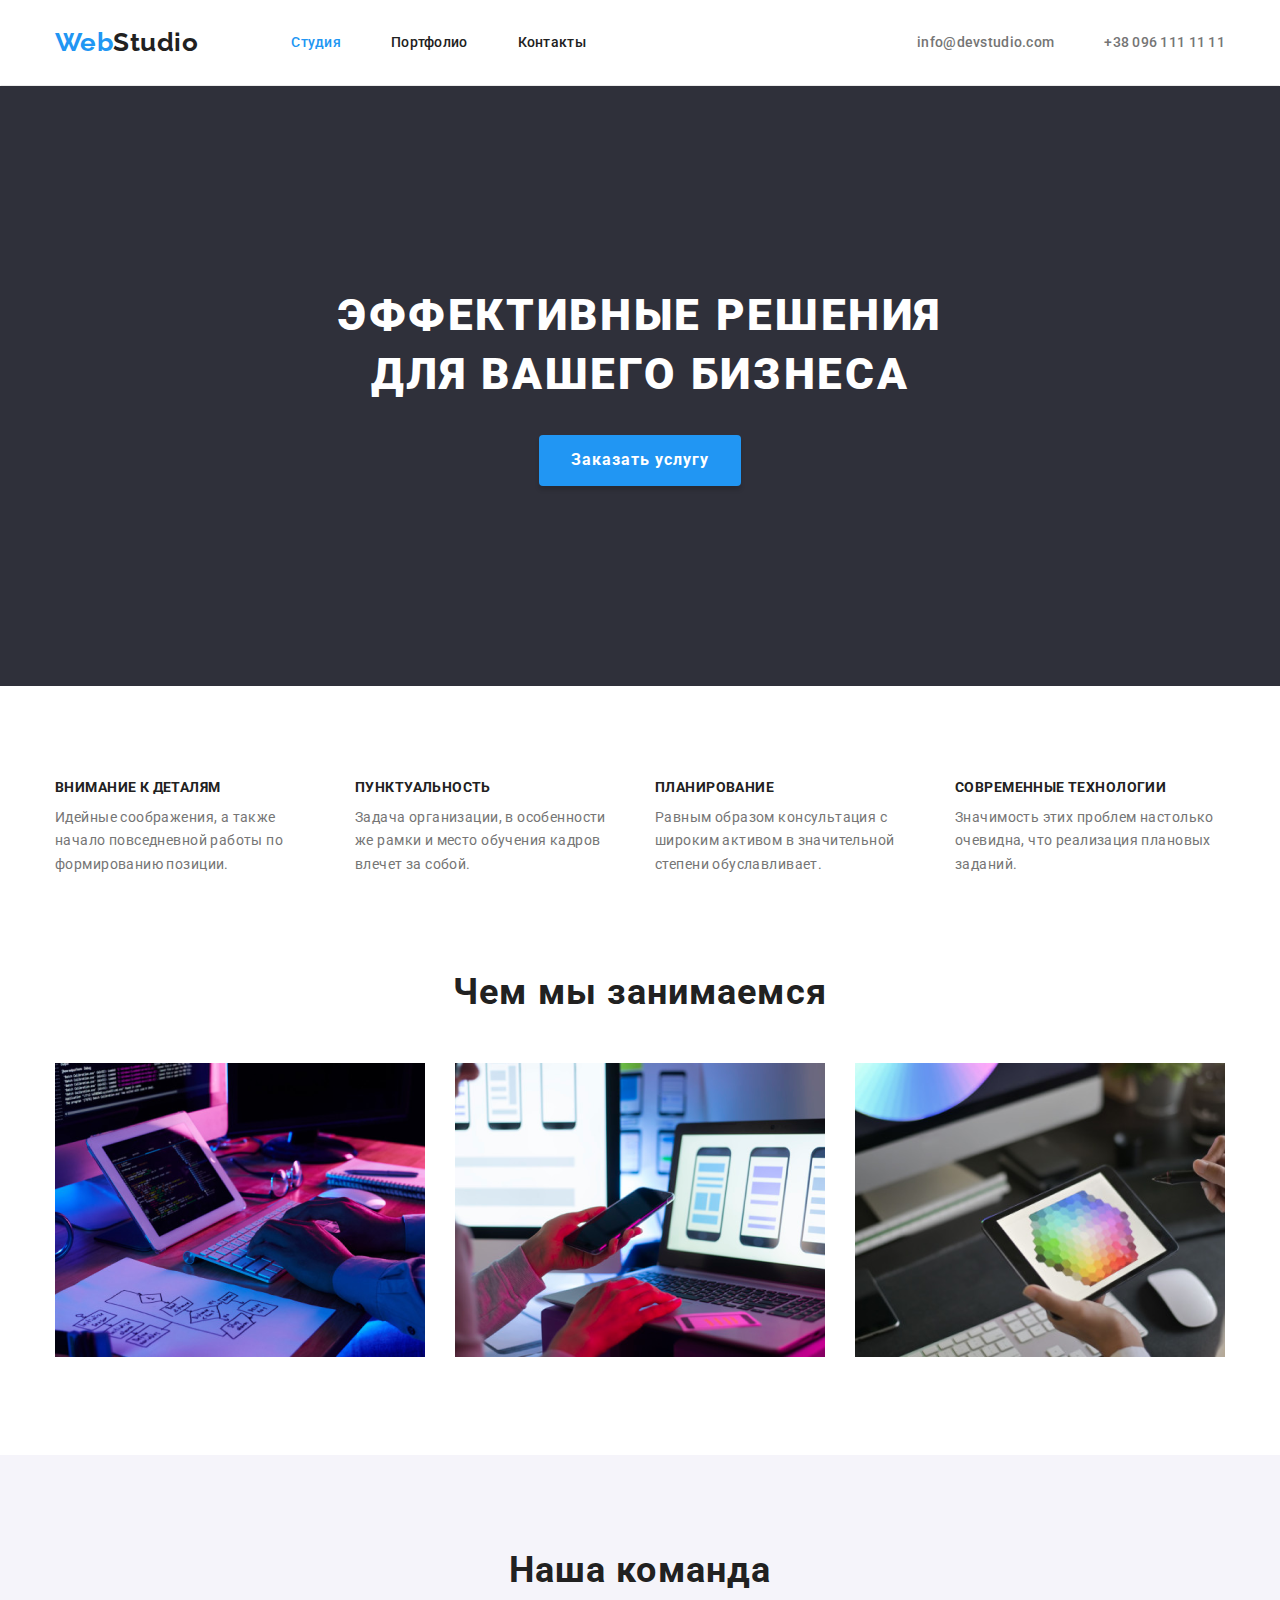
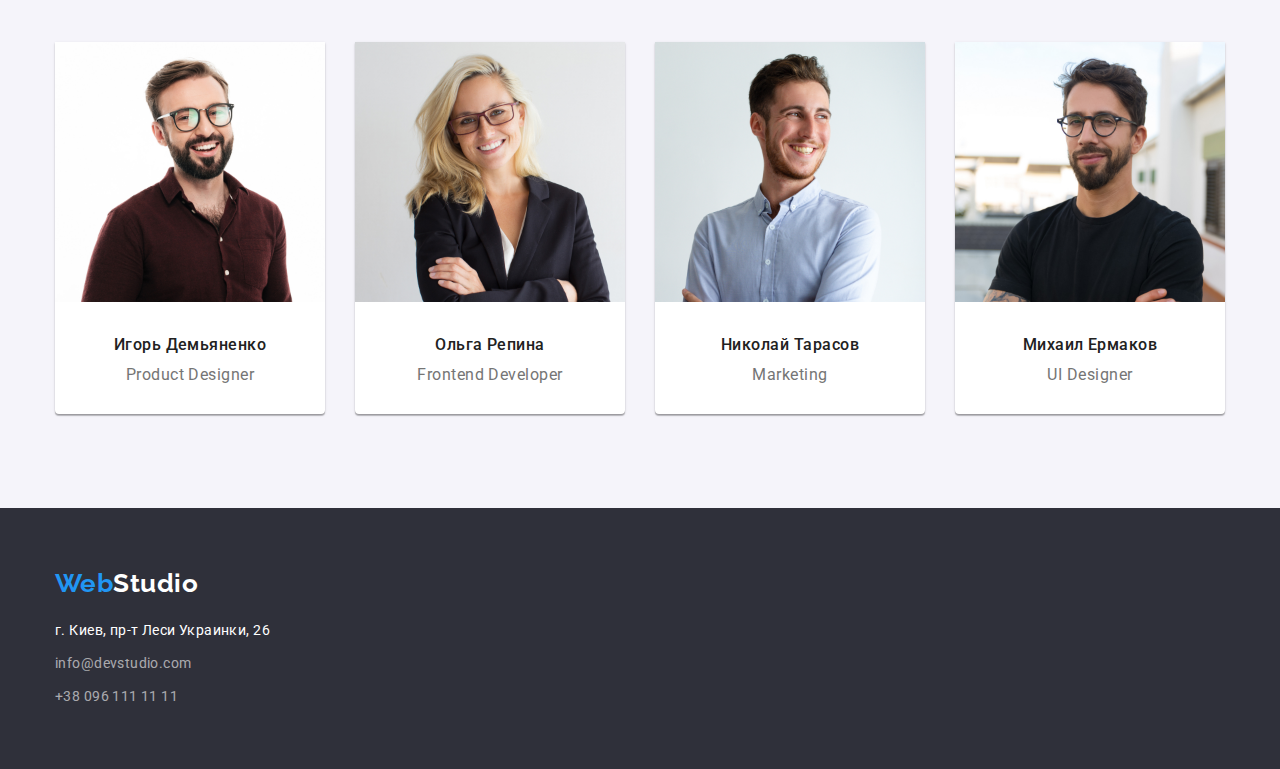
<file: index.html>
<!DOCTYPE html>
<html lang="en">

<head>
    <meta charset="UTF-8">
    <meta http-equiv="X-UA-Compatible" content="IE=edge">
    <meta name="viewport" content="width=device-width, initial-scale=1.0">
    <title>студия</title>
    <link rel="preconnect" href="https://fonts.googleapis.com">
    <link rel="preconnect" href="https://fonts.gstatic.com" crossorigin>
    <link
        href="https://fonts.googleapis.com/css2?family=Raleway:wght@700&family=Roboto:wght@400;500;700;900&display=swap"
        rel="stylesheet"/>
    <link href="https://cdnjs.cloudflare.com/ajax/libs/modern-normalize/1.1.0/modern-normalize.min.css" rel="stylesheet"/>    
    <link href="./css/styles.css" rel="stylesheet" />

</head>

<body>
    <!-- Верхняя линия -->
    <header class="section-header line">
        <!--navigation-->
    <div class="container">
        <nav class="page-nav">
            <div class="container-logo"><a class="logo" href="/">Web<span class="color-logo-header">Studio</span></a>
            </div>
            <ul class="site-nav list">
                <li class="nav-item"><a href="./index.html" class="link current">Студия</a></li>
                <li class="nav-item"><a href="./portfolio.html" class="link">Портфолио</a></li>
                <li class="nav-item"><a href="#contacts" class="link">Контакты</a></li>
            </ul>
        <!--contacts selection-->
            <ul class="contacts list">
                <li class="contacts-item"><a class="reference" href="mailto:info@devstudio.com">info@devstudio.com</a></li>
                <li class="contacts-item"><a class="reference" href="tel:+380961111111">+38 096 111 11 11</a></li>
            </ul>
        </nav>
    </div>    
     </header>
    <main>
        <!--Шапка-->
        <section class="section section-services cap">
            <div class="container">
                <h1 class="services-decision">Эффективные решения<br>для вашего бизнеса</h1>
                <button type="button" class="button primary">Заказать услугу</button>
            </div>
        </section>
        
        <!--Особенности-->
       
        <section class="section section-exception exception">
            <div class="container">
                <ul class="feature list">
                    <li class="list-item">
                        <h3 class="section-title">Внимание к деталям</h3>
                        <p class="section-title-list">
                            Идейные соображения, а также начало повседневной работы по формированию позиции.
                        </p>
                    </li>
                    <li class="list-item">
                        <h3 class="section-title">Пунктуальность</h3>
                        <p class="section-title-list">
                            Задача организации, в особенности же рамки и место обучения кадров влечет за собой.
                        </p>
                    </li>
                    <li class="list-item">
                        <h3 class="section-title">Планирование</h3>
                        <p class="section-title-list">
                            Равным образом консультация с широким активом в значительной степени обуславливает.
                        </p>
                    </li>
                    <li class="list-item">
                        <h3 class="section-title">Современные технологии</h3>
                        <p class="section-title-list">
                            Значимость этих проблем настолько очевидна, что реализация плановых заданий.
                        </p>
                    </li>
                </ul>
            </div>
        </section>
        
        <!--Чем мы занимаемся-->
        
        <section class="section-cooperate cooperate">
            <div class="container">
                <h2 class="team">Чем мы занимаемся</h2>
                <ul class="feature list">
                    <li class="team-list">
                        <img src="./images/box-1.png" alt="написание кода" width="370" height="294" />
                    </li>
                    <li class="team-list">
                        <img src="./images/box-2.png" alt="мобильная адаптация" width="370" height="294" />
                    </li>
                    <li class="team-list">
                        <img src="./images/box-3.png" alt="коррекция цвета" width="370" height="294" />
                    </li>
                </ul>
            </div>
        </section>
        
        <!-- Наша команда -->
        
        <section class="section feature-team personnel">
            <div class="container ">
                <h2 class="team">Наша команда</h2>
                <ul class="feature team-text list">
                    <li class="name-list-icon">
                        <img src="./images/img1.jpg" alt="Игорь Демьяненко" width="270" height="260" />
                        <div class="name-list"><h3 class="name">Игорь Демьяненко</h3>
                          <p class="occupation">Product Designer</p>
                        </div>
                        <!-- <ul class="list">
                            <li><a href="" aria-label="Ссылка на Instagram">Instagram</a></li>
                            <li><a href="" aria-label="Ссылка на Twitter">Twitter</a></li>
                            <li><a href="" aria-label="Ссылка на Facebook">Facebook</a></li>
                            <li><a href="" aria-label="Ссылка на LinkedIn">LinkedIn</a></li>
                        </ul> -->
                    
                    </li>
                    <li class="name-list-icon">
                        <img src="./images/img2.jpg" alt="Ольга Репина" width="270" height="260" />
                        <div class="name-list"><h3 class="name">Ольга Репина</h3>
                         <p class="occupation">Frontend Developer</p>
                        </div>
                        <!-- <ul class="list">
                            <li><a href="" aria-label="Ссылка на Instagram">Instagram</a></li>
                            <li><a href="" aria-label="Ссылка на Twitter">Twitter</a></li>
                            <li><a href="" aria-label="Ссылка на Facebook">Facebook</a></li>
                            <li><a href="" aria-label="Ссылка на LinkedIn">LinkedIn</a></li>
                        </ul> -->
                    </li>
                    <li class="name-list-icon">
                        <img src="./images/img3.jpg" alt="Николай Тарасов" width="270" height="260" />
                        <div class="name-list"><h3 class="name">Николай Тарасов</h3>
                          <p class="occupation">Marketing</p>
                        </div>
                        <!-- <ul class="list">
                            <li><a href="" aria-label="Ссылка на Instagram">Instagram</a></li>
                            <li><a href="" aria-label="Ссылка на Twitter">Twitter</a></li>
                            <li><a href="" aria-label="Ссылка на Facebook">Facebook</a></li>
                            <li><a href="" aria-label="Ссылка на LinkedIn">LinkedIn</a></li>
                        </ul> -->
                    </li>
                    <li class="name-list-icon">
                        <img src="./images/img4.jpg" alt="Игорь Демьяненко" width="270" height="260" />
                        <div class="name-list"><h3 class="name">Михаил Ермаков</h3>
                          <p class="occupation">UI Designer</p>
                        </div>
                            <!-- <ul class="list">
                                <li><a href="" aria-label="Ссылка на Instagram">Instagram</a></li>
                                <li><a href="" aria-label="Ссылка на Twitter">Twitter</a></li>
                                <li><a href="" aria-label="Ссылка на Facebook">Facebook</a></li>
                                <li><a href="" aria-label="Ссылка на LinkedIn">LinkedIn</a></li>
                           </ul> -->
                    </li>
                </ul>
            </div>
        </section>
        
    </main>
    <!-- Подвал -->
    </div>
    <footer class="section page-footer cellar">
        <div class="container ">
            <div class="logo-footer"><a class="logo" href="/">Web<span class="color-logo-footer">Studio</span></a></div>
            <!--address-->
            <address id="contacts">
                <div class="contacts-box">
                    <ul class="list">
                        <li class="note-page" ><a class="page" href="https://goo.gl/maps/BZQKdsraXfpykEwU6" target="_blank"><span class="link-address">г. Киев,
                                    пр-т Леси Украинки, 26</span></a></li>
                        <li class="note-page"><a class="page" href="mailto:info@devstudio.com">info@devstudio.com</a></li>
                        <li class="note-page"><a class="page" href="tel:+380961111111">+38 096 111 11 11</a></li>
                    </ul>
                </div>
            </address>
            <!-- <h3 class="section-title">присоединяйтесь</h3>
            <ul class="list">
                <li><a href="" aria-label="Ссылка на Instagram">Instagram</a></li>
                <li><a href="" aria-label="Ссылка на Twitter">Twitter</a></li>
                <li><a href="" aria-label="Ссылка на Facebook">Facebook</a></li>
                <li><a href="" aria-label="Ссылка на LinkedIn">LinkedIn</a></li>
            </ul> -->
        </div>
    </footer>
    </div>


</body>

</html>
</file>
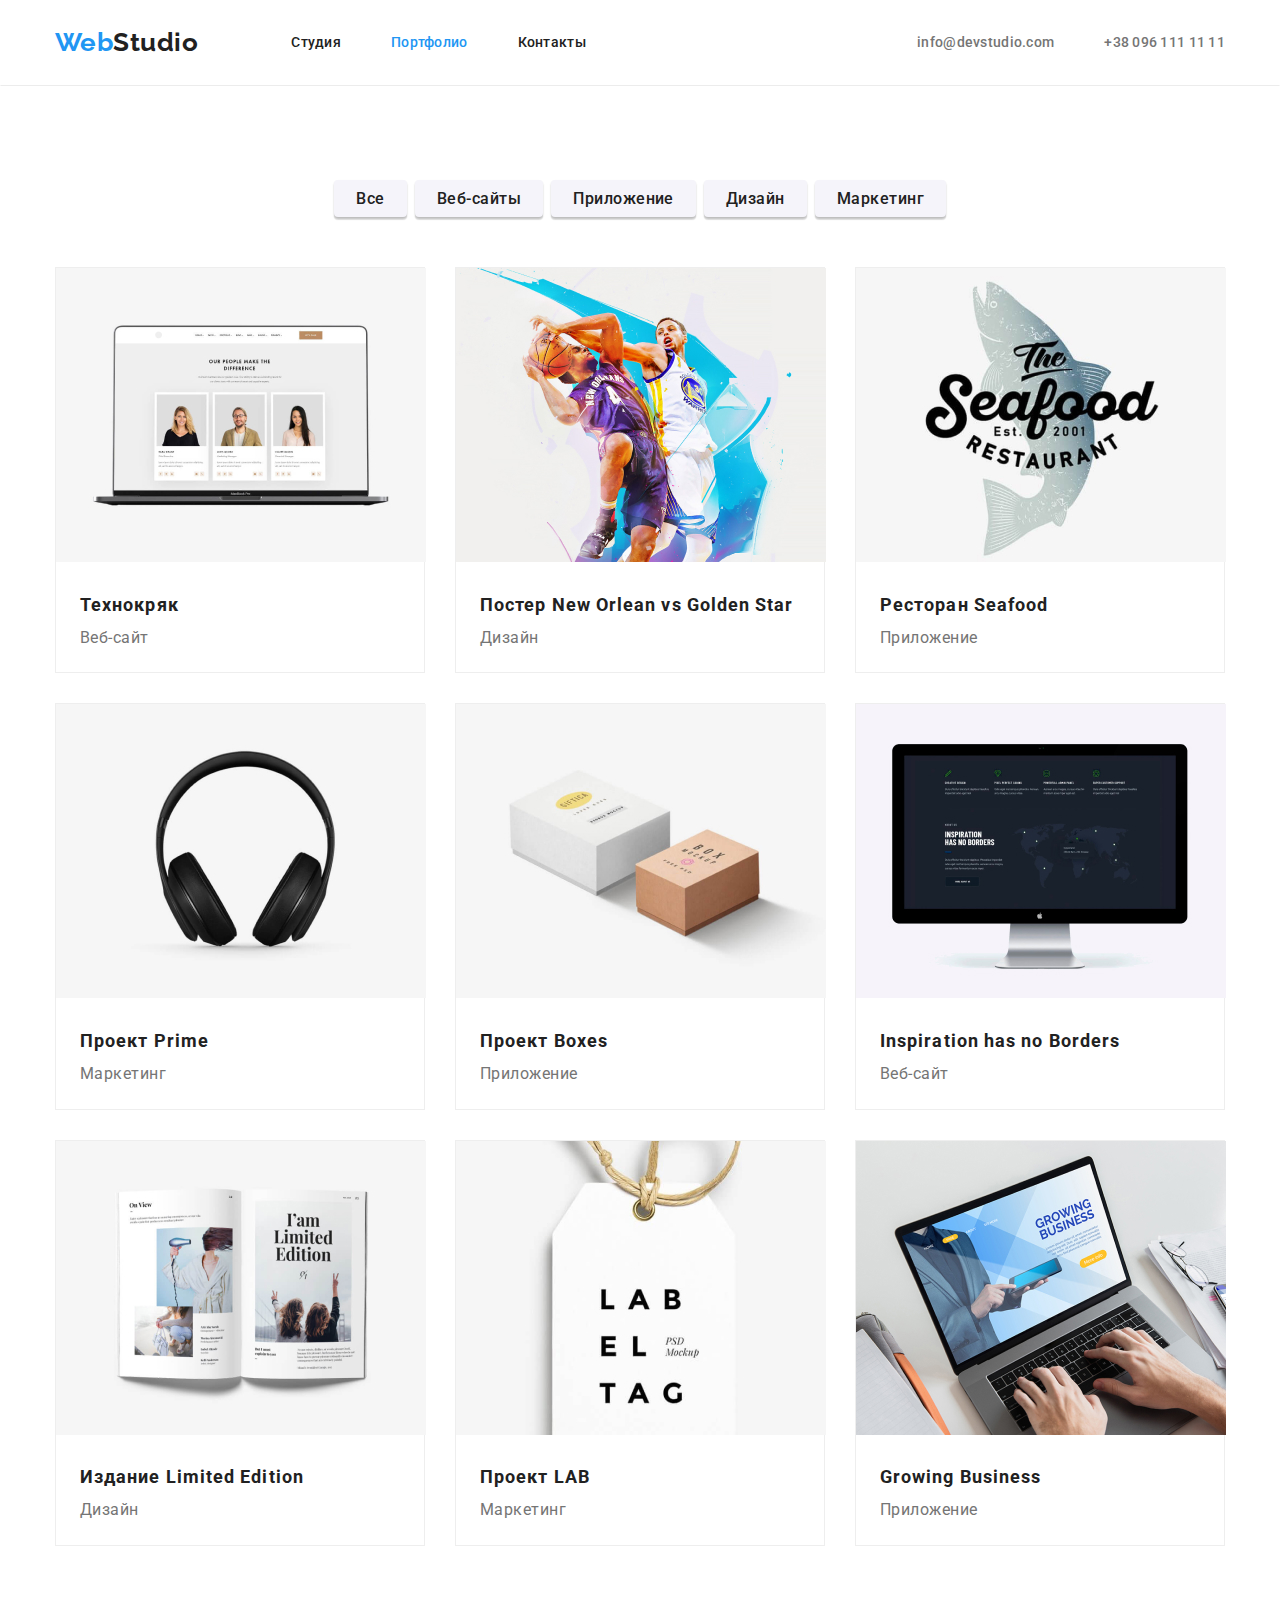
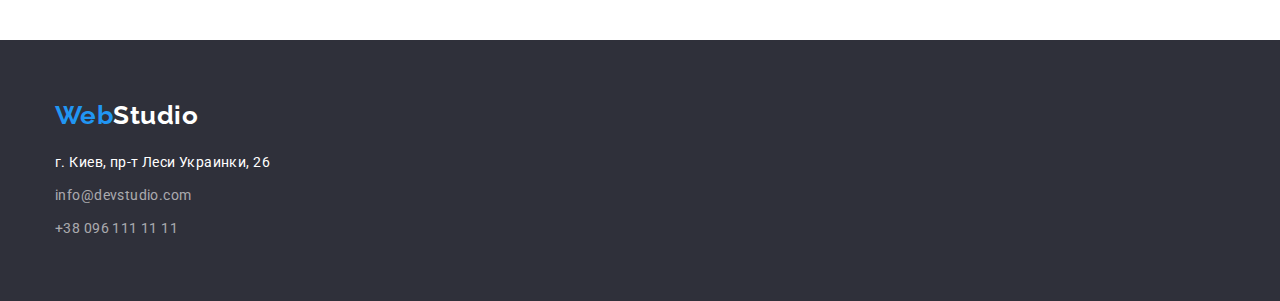
<file: portfolio.html>
<!DOCTYPE html>
<html lang="en">
<head>
    <meta charset="UTF-8">
    <meta http-equiv="X-UA-Compatible" content="IE=edge">
    <meta name="viewport" content="width=device-width, initial-scale=1.0">
    <title>Портфолио</title>
    <link rel="preconnect" href="https://fonts.googleapis.com">
    <link rel="preconnect" href="https://fonts.gstatic.com" crossorigin>
    <link href="https://fonts.googleapis.com/css2?family=Raleway:wght@700&family=Roboto:wght@400;500;700;900&display=swap" rel="stylesheet"/>
    <link href="https://cdnjs.cloudflare.com/ajax/libs/modern-normalize/1.1.0/modern-normalize.min.css" rel="stylesheet"/>
    <link href="./css/styles.css" rel="stylesheet" />
</head>
<body>
    <!-- Верхняя линия -->
    <header class="section line">
        <!--navigation-->
        <div class="container">
            <nav class="page-nav">
                <div class="container-logo"><a class="logo" href="/">Web<span class="color-logo-header">Studio</span></a>
                </div>
                <ul class="site-nav list">
                    <li class="nav-item"><a href="./index.html" class="link">Студия</a></li>
                    <li class="nav-item"><a href="./portfolio.html" class="link current">Портфолио</a></li>
                    <li class="nav-item"><a href="#contacts" class="link">Контакты</a></li>
                </ul>
                <!--contacts selection-->
                <ul class="contacts list">
                    <li class="contacts-item"><a class="reference" href="mailto:info@devstudio.com">info@devstudio.com</a>
                    </li>
                    <li class="contacts-item"><a class="reference" href="tel:+380961111111">+38 096 111 11 11</a></li>
                </ul>
            </nav>
        </div>
    </header>
    <main>
        <!--Портфолио-->
        <section class="section-examples">
            <div class="container">
                <!--Filters buttons-->
                <div class="filters-section">
                    <ul class="filters-bt list">
                        <li class="bt-item"><button type="button" class="button secondary">Все</button></li>
                        <li class="bt-item"><button type="button" class="button secondary">Веб-сайты</button></li>
                        <li class="bt-item"><button type="button" class="button secondary">Приложение</button></li>
                        <li class="bt-item"><button type="button" class="button secondary">Дизайн</button></li>
                        <li class="bt-item"><button type="button" class="button secondary">Маркетинг</button></li>
                    </ul>
                </div>
                <!--Examples-->
                <h1 class="visually-hidden">Примеры работ</h1>
                    <ul class="examples-blok list">
                        <li  class="box-examples">
                            <img src="./images/img5.jpg" alt="Технокряк" width="370" height="294"/>
                            <div class="box-text"><h2 class="example-name">Технокряк</h2>
                             <p class="direction">Веб-сайт</p>
                            </div>
                        </li>
                        <li class="box-examples">
                            <img src="./images/img6.jpg" alt="Постер New Orlean vs Golden Star" width="370" height="294"/>
                            <div class="box-text"><h2 class="example-name">Постер New Orlean vs Golden Star</h2>
                             <p class="direction">Дизайн</p>
                            </div>
                        </li>
                        <li class="box-examples">
                            <img src="./images/img7.jpg" alt="Ресторан Seafood" width="370" height="294"/>
                            <div class="box-text"><h2 class="example-name">Ресторан Seafood</h2>
                             <p class="direction">Приложение</p>
                            </div>
                        </li>
                        <li class="box-examples">
                            <img src="./images/img8.jpg" alt="Проект Prime" width="370" height="294"/>
                            <div class="box-text"><h2 class="example-name" >Проект Prime</h2>
                             <p class="direction">Маркетинг</p>
                            </div>
                        </li>
                        <li class="box-examples">
                            <img src="./images/img9.jpg" alt="Проект Boxes" width="370" height="294"/>
                            <div class="box-text"><h2 class="example-name">Проект Boxes</h2>
                             <p class="direction">Приложение</p>
                            </div>
                        </li>
                        <li class="box-examples">
                            <img src="./images/img10.jpg" alt="Inspiration has no Borders" width="370" height="294"/>
                            <div class="box-text"><h2 class="example-name">Inspiration has no Borders</h2>
                             <p class="direction">Веб-сайт</p>
                            </div>
                        </li>
                        <li class="box-examples">
                            <img src="./images/img11.jpg" alt="Издание Limited Edition" width="370" height="294"/>
                            <div class="box-text"><h2 class="example-name">Издание Limited Edition</h2>
                             <p class="direction">Дизайн</p>
                            </div>
                        </li>
                        <li class="box-examples">
                            <img src="./images/img12.jpg" alt="Проект LAB" width="370" height="294"/>
                            <div class="box-text"><h2 class="example-name">Проект LAB</h2>
                             <p class="direction">Маркетинг</p>
                            </div>
                        </li>
                        <li class="box-examples">
                            <img src="./images/img13.jpg" alt="Игорь Демьяненко" width="370" height="294"/>
                            <div class="box-text"><h2 class="example-name">Growing Business</h2>
                             <p class="direction">Приложение</p>
                            </div>
                        </li>
                    </ul>
                   
            </div>
        </section>
    </main>
    <!-- Подвал -->
    </div>
    <footer class="section page-footer">
        <div class="container cellar">
            <div class="logo-footer"><a class="logo" href="/">Web<span class="color-logo-footer">Studio</span></a></div>
            <!--address-->
            <address id="contacts">
                <div class="contacts-box">
                    <ul class="list">
                        <li class="note-page"><a class="page" href="https://goo.gl/maps/BZQKdsraXfpykEwU6"
                                target="_blank"><span class="link-address">г. Киев,
                                    пр-т Леси Украинки, 26</span></a></li>
                        <li class="note-page"><a class="page" href="mailto:info@devstudio.com">info@devstudio.com</a></li>
                        <li class="note-page"><a class="page" href="tel:+380961111111">+38 096 111 11 11</a></li>
                    </ul>
                </div>
            </address>
            <!-- <h3 class="section-title">присоединяйтесь</h3>
                <ul class="list">
                    <li><a href="" aria-label="Ссылка на Instagram">Instagram</a></li>
                    <li><a href="" aria-label="Ссылка на Twitter">Twitter</a></li>
                    <li><a href="" aria-label="Ссылка на Facebook">Facebook</a></li>
                    <li><a href="" aria-label="Ссылка на LinkedIn">LinkedIn</a></li>
                </ul> -->
        </div>
    </footer>
    </div>
    
</body>
</html>
</file>
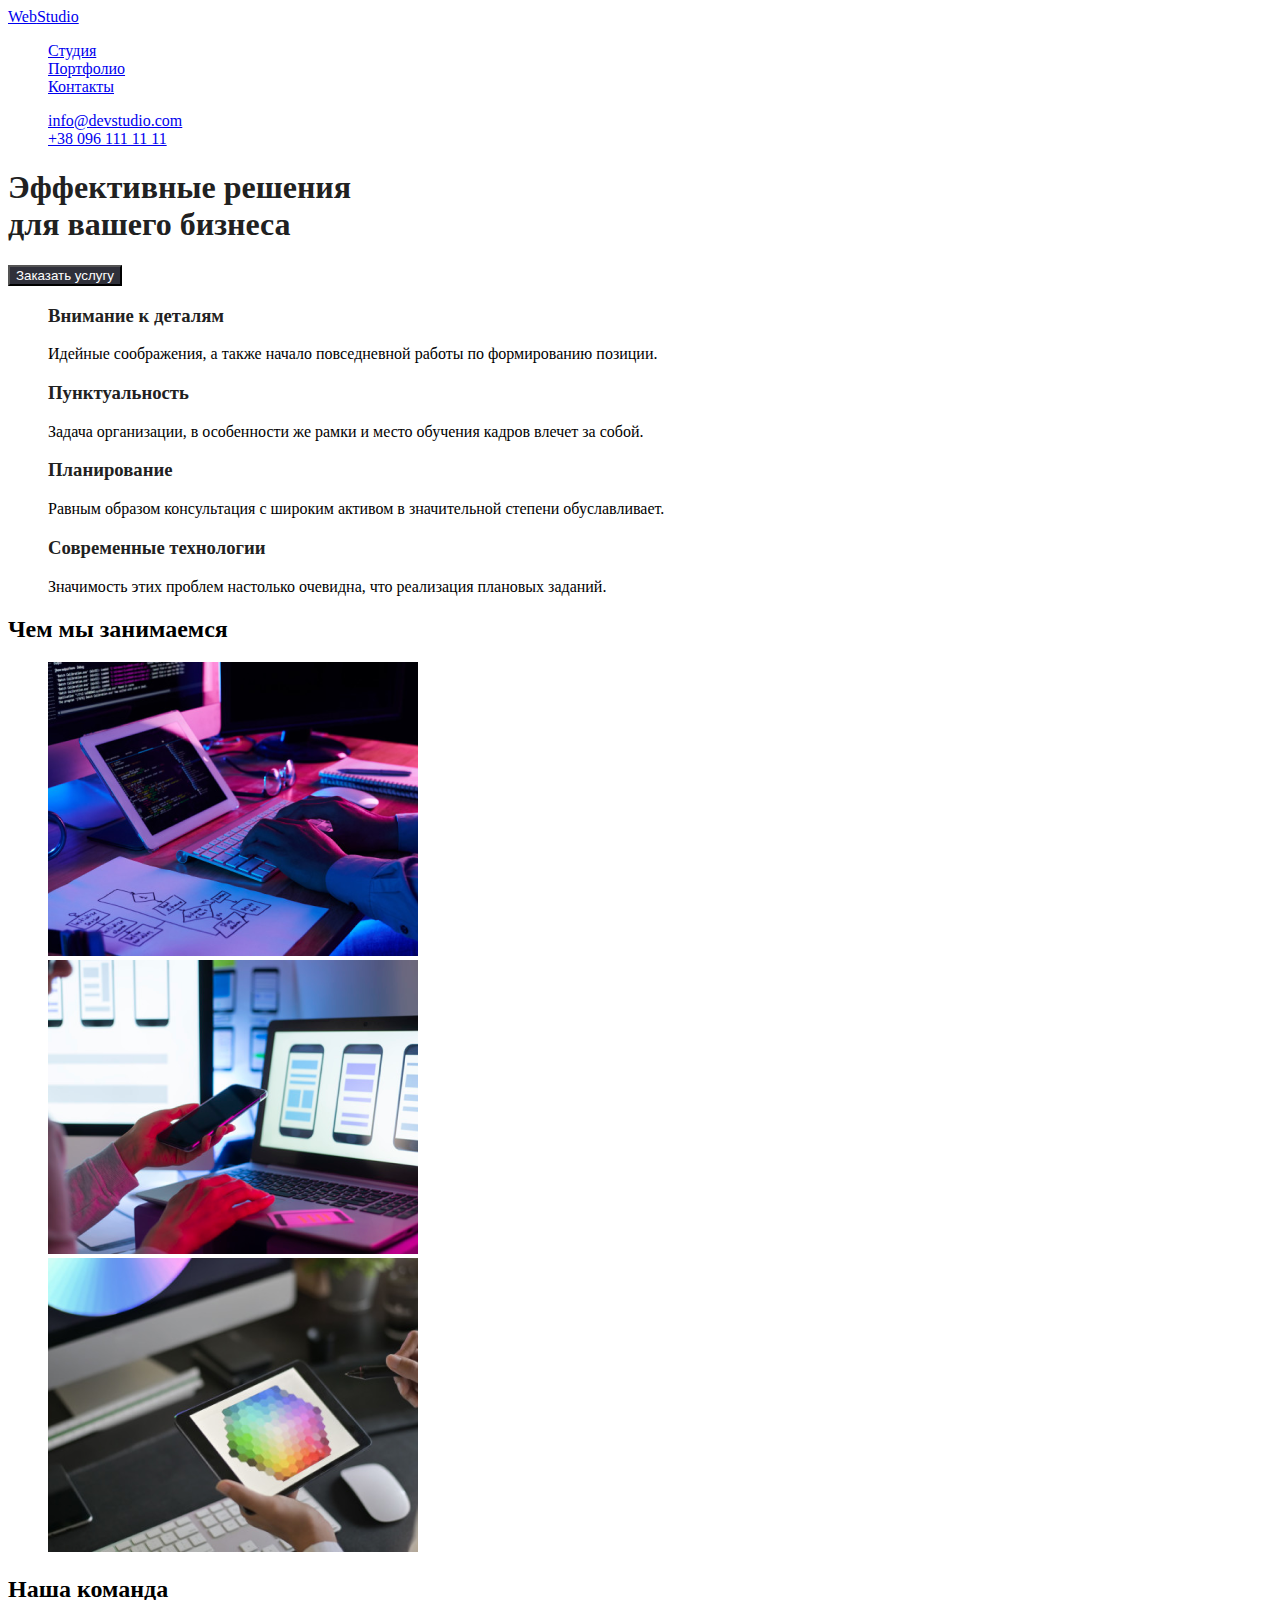
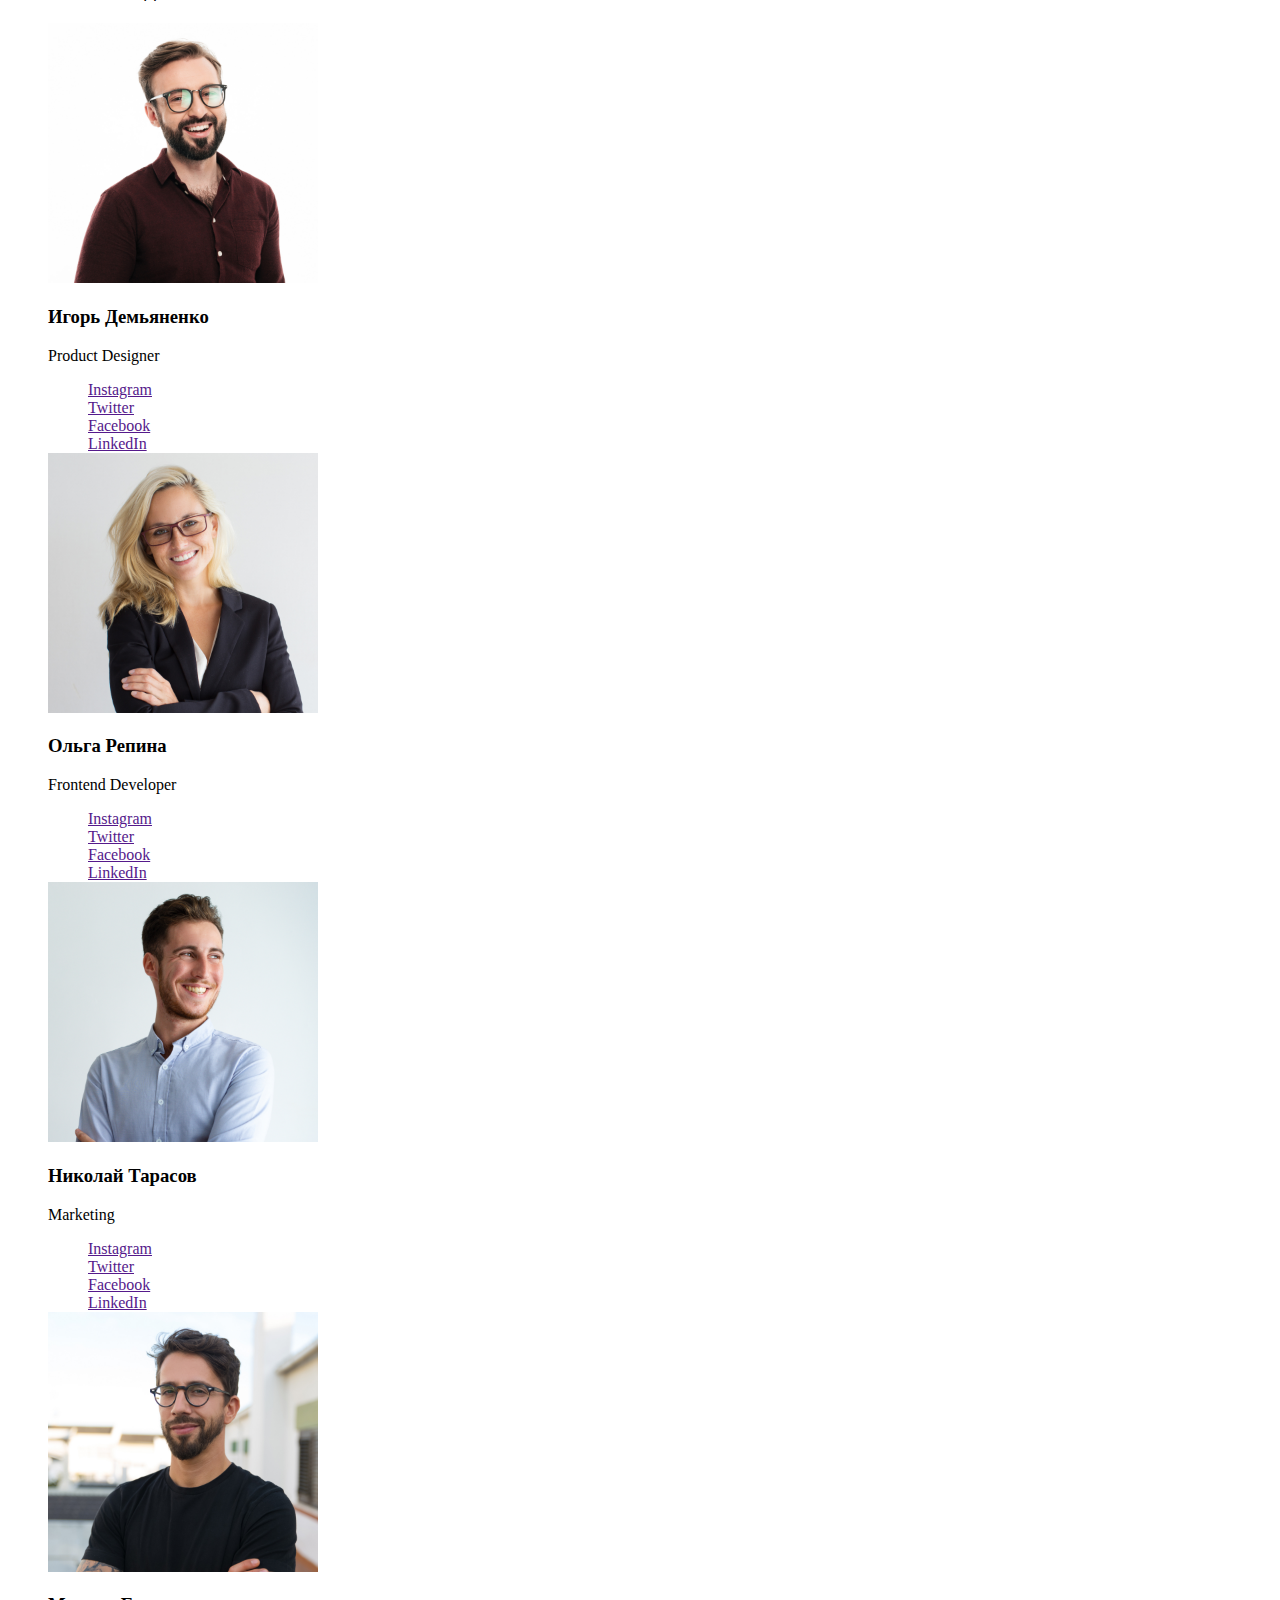
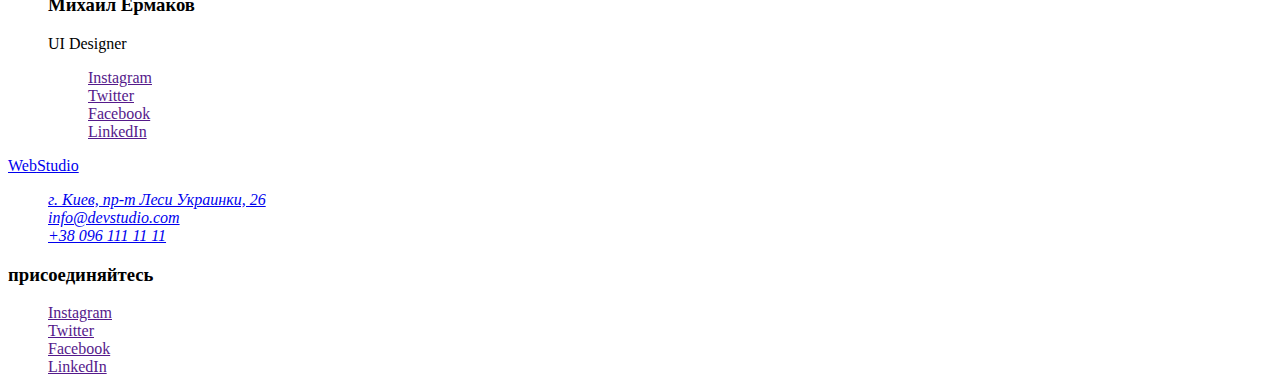
<file: variant.html>
<!DOCTYPE html>
<html lang="en">
<head>
    <meta charset="UTF-8">
    <meta http-equiv="X-UA-Compatible" content="IE=edge">
    <meta name="viewport" content="width=device-width, initial-scale=1.0">
    <title>студия</title>
    <link rel="preconnect" href="https://fonts.googleapis.com">
    <link rel="preconnect" href="https://fonts.gstatic.com" crossorigin>
    <link href="https://fonts.googleapis.com/css2?family=Raleway:wght@700&family=Roboto:wght@400;500;700;900&display=swap" rel="stylesheet">
    <link href="./css/style3.css"  rel="stylesheet" />
    
</head>
<body>
    <header>
            <!--navigation-->
            <nav>
                <a class="logo" href="/">Web<span class="color-logo-header">Studio</span></a>
                <ul class="site-nav list">
                    <li ><a href="./variant.html" class="link current">Студия</a></li>
                    <li ><a href="./portfolio.html" class="link current">Портфолио</a></li>
                    <li ><a href="#contacts" class="link current">Контакты</a></li>
                </ul>
            </nav>  
            <!--contacts selection-->   
            <ul class="contacts-reference list">
                <li><a href="mailto:info@devstudio.com">info@devstudio.com</a></li>
                <li><a href="tel:+380961111111">+38 096 111 11 11</a></li>
            </ul>
        
    </header>
        <main>    
            <!--Services-->
            <section class="section">
                <h1 class="section-title">Эффективные решения <br> для вашего бизнеса</h1>
                <button type="button" class="button primary">Заказать услугу</button>
            </section>
            <!--Our Features-->    
            <section class="section">
                <ul class="list">
                    <li>
                        <h3 class="section-title">Внимание к деталям</h3>
                        <p>
                            Идейные соображения, а также начало повседневной работы по формированию позиции.
                        </p>
                    </li>
                    <li>
                        <h3 class="section-title">Пунктуальность</h3>
                        <p>
                            Задача организации, в особенности же рамки и место обучения кадров влечет за собой.
                        </p>
                    </li><li>
                        <h3 class="section-title">Планирование</h3>
                        <p>
                            Равным образом консультация с широким активом в значительной степени обуславливает.
                        </p>
                    </li><li>
                        <h3 class="section-title">Современные технологии</h3>
                        <p>
                            Значимость этих проблем настолько очевидна, что реализация плановых заданий.
                        </p>
                    </li>

                </ul>
             </section>
                   
            <!--What do we do-->
            <section class="section" >
                <h2>Чем мы занимаемся</h2>
                <ul class="list">
                    <li>
                        <img src="./images/box-1.png" alt="написание кода" width="370" height="294" />
                        
                    </li>
                    <li>
                        <img src="./images/box-2.png" alt="мобильная адаптация" width="370" height="294"/>
                    </li>
                    <li>
                        <img src="./images/box-3.png" alt="коррекция цвета" width="370" height="294"/>
                    </li>
                </ul>
             </section>
            <!--our team-->
            <section class="section">
                <h2 class="team" >Наша команда</h2>
                <ul class="team-list list">
                    <li>
                        <img src="./images/img1.jpg" alt="Игорь Демьяненко" width="270" height="260"/>
                        <h3 class="name">Игорь Демьяненко</h3>
                        <p class="occupation">Product Designer</p>
                        <ul class="list">
                            <li><a href="" aria-label="Ссылка на Instagram">Instagram</a></li>
                            <li><a href="" aria-label="Ссылка на Twitter">Twitter</a></li>
                            <li><a href="" aria-label="Ссылка на Facebook">Facebook</a></li>
                            <li><a href="" aria-label="Ссылка на LinkedIn">LinkedIn</a></li>
                        </ul>


                    </li>
                    <li>
                        <img src="./images/img2.jpg" alt="Ольга Репина" width="270" height="260"/>
                        <h3 class="name">Ольга Репина</h3>
                        <p class="occupation">Frontend Developer</p>
                        <ul class="list" >
                            <li><a href="" aria-label="Ссылка на Instagram">Instagram</a></li>
                            <li><a href="" aria-label="Ссылка на Twitter">Twitter</a></li>
                            <li><a href="" aria-label="Ссылка на Facebook">Facebook</a></li>
                            <li><a href="" aria-label="Ссылка на LinkedIn">LinkedIn</a></li>
                        </ul>
                    </li>
                    <li>
                        <img src="./images/img3.jpg" alt="Николай Тарасов" width="270" height="260"/>
                        <h3 class="name">Николай Тарасов</h3>
                        <p class="occupation">Marketing</p>
                        <ul class="list">
                            <li><a href="" aria-label="Ссылка на Instagram">Instagram</a></li>
                            <li><a href="" aria-label="Ссылка на Twitter">Twitter</a></li>
                            <li><a href="" aria-label="Ссылка на Facebook">Facebook</a></li>
                            <li><a href="" aria-label="Ссылка на LinkedIn">LinkedIn</a></li>
                        </ul>
                    </li>
                    <li>
                        <img src="./images/img4.jpg" alt="Игорь Демьяненко" width="270" height="260"/>
                        <h3 class="name">Михаил Ермаков</h3>
                        <p class="occupation">UI Designer</p>
                        <ul class="list">
                            <li><a href="" aria-label="Ссылка на Instagram">Instagram</a></li>
                            <li><a href="" aria-label="Ссылка на Twitter">Twitter</a></li>
                            <li><a href="" aria-label="Ссылка на Facebook">Facebook</a></li>
                            <li><a href="" aria-label="Ссылка на LinkedIn">LinkedIn</a></li>
                        </ul>
                    </li>
                </ul>
            </section>
        </main>
    <footer class="page-footer">
        <a class="logo" href="/">Web<span class="color-logo-footer">Studio</span></a>
        <!--address-->
        <address id="contacts">
            <ul class="contacts-reference list">                
                <li><a href="https://goo.gl/maps/BZQKdsraXfpykEwU6" target="_blank" ><span class="link-address">г. Киев, пр-т Леси Украинки, 26</span></a></li>
                <li><a href="mailto:info@devstudio.com">info@devstudio.com</a></li>
                <li><a href="tel:+380961111111">+38 096 111 11 11</a></li>
            </ul>
         </address>
        <h3>присоединяйтесь</h3>
        <ul class="list">
            <li><a href="" aria-label="Ссылка на Instagram">Instagram</a></li>
            <li><a href="" aria-label="Ссылка на Twitter">Twitter</a></li>
            <li><a href="" aria-label="Ссылка на Facebook">Facebook</a></li>
            <li><a href="" aria-label="Ссылка на LinkedIn">LinkedIn</a></li>
        </ul>
    </footer>
    

</body>

</html>
</file>
<file: css/styles.css>
:root {
    --primary-text-color: #212121;
    --secondary-text-color: #757575;
    --accent-color: #2196F3;
    --top-line-bg:#ffffff;
    --footer-bg-color:#2F303A;
    --body-bg-color:#E5E5E5;
    --filter-bg-color:#F5F4FA;
    --address-text-color:rgba(255, 255, 255, 0.6);
  }
          /* Цвет основного текста #212121*/
          /* Вторичный цвет текста #757575*/
          /* Активная ссылка #2196F3*/
          /* top line bg #FFFFFF*/
          /* Section bg #F5F4FA*/
          /* Footer bg #2F303A*/
          /* г. Киев, пр-т Леси Украинки, 26 #FFFFFF*/
  html {
    box-sizing: border-box;
  }
  *, *::before, *::after {
    box-sizing: inherit;
  }
  body {
    background-color: var(--body-bg-color);
    color:var(--primary-text-color);
    font-family:Roboto, sans-serif;
    letter-spacing: 0.03em;
    margin: 0;
  
  } 
  header {
    border: 1px solid transparent;
    border-bottom-color: #ECECEC;

  }
  .list {
    list-style: none;
    padding: 0;
    margin: 0;
  }
  h1,h2,h3,h4,h5,h6,p {
    margin-top: 0;
    margin-bottom: 0;
  }
   
  /* Верхняя линия */
  /* Logo */
  .line {
    background-color: var(--top-line-bg);
  }
.cap{
  padding-top: 200px;
  padding-bottom: 200px;
}
.exception{
  padding-top: 94px;
  padding-bottom: 94px;
}
.cooperate {
  padding-top: 0px;
  padding-bottom: 94px;
}
.personnel
{ padding-top: 94px;
  padding-bottom: 94px;
}
.cellar { 
  padding-top: 60px;
  padding-bottom: 60px;
}
.logo {
  color:var(--accent-color);
  font-family:Raleway,sans-serif;
  font-weight: 700;
  font-size: 26px;
  line-height: 1.2;
  text-decoration: none;
}
.logo:hover,.logo:focus  {
  color:var(--primary-text-color);
}
.color-logo-header {
  color:var(--primary-text-color);
}
.color-logo-footer {
  color:var(--top-line-bg);
}
.logo-footer {
margin-bottom: 20px;
}


  /* Navigation */
  .page-nav {
  display: flex;
  align-items: center;

  }
  .site-nav{
  display: flex;
  margin-left: 93px;

  }
  .site-nav .link{
  display: block;
  padding-top: 32px;
  padding-bottom: 32px;

  color:var(--primary-text-color);
  font-weight: 500;
  font-size: 14px;
  line-height: 1.4;
  letter-spacing: 0.02em;
  text-decoration: none;
  }
  .site-nav .link:hover,
  .site-nav .link:focus {
  color:var(--accent-color);
  }
  .site-nav .link.current {
  color: var(--accent-color);
  } 
  .site-nav .nav-item + .nav-item {
  margin-left: 50px;
  }
  /* .nav-item:last-child{
  margin-right: 0;
  } */

   
  /* contacts selection */
      .contacts {
      display: flex;
      margin-left: auto;
    }
    .reference {
    display: block;
    padding-top: 32px;
    padding-bottom: 32px; 

    color: var(--secondary-text-color);
    font-weight: 500;
    font-size: 14px;
    line-height: 1.14;
    letter-spacing: 0.02em;
    text-decoration: none;
    
    }
    /* .contacts-item:not(:last-child) { */
      .contacts .contacts-item + .contacts-item {
        margin-left: 50px;
      }
    
    .page {
    color: var(--address-text-color) ;  
    font-family: Roboto;
    font-style: normal;
    font-weight: 400;
    font-size: 14px;
    line-height: 1.71;
    letter-spacing: 0.03em;
    text-decoration: none;
  }
    
  .reference:hover,
  .reference:focus,
  .page:hover,.page:focus,
  .link-address:hover,
  .link-address:focus {
    color: var(--accent-color);
  }
 
   
    /* Шапка  */
   /* Services */
   .section-services {
     background-color: var(--footer-bg-color);
     color: var(--top-line-bg);
     text-align: center;
   }
   .services-decision{
    margin-top: 0;
    margin-bottom: 30px;
    color: var(--primery-whitte-color);
    font-weight: 900;
    font-size: 44px;
    line-height: 1.36;
    letter-spacing: 0.06em;
    text-transform: uppercase; 
  }
  
 /* Особености */
 .section-exception{
   background:var(--top-line-bg);
 }
  .feature {
    display: flex;
    flex-wrap: wrap;
 
  }
  .feature .list-item {
    width: 270px;
    margin-right: 30px;
  }
  .list-item:last-child {
    margin-right: 0;
  }
  .section-title {
    color:var(--primary-text-color);
    font-weight: 700;
    font-size: 14px;
    line-height: 1.14;
    letter-spacing: 0.03em;
    text-transform: uppercase;
    margin-top: 0;
    margin-bottom: 10px;
  }
  .section-title-list {
    color: var(--secondary-text-color);
    font-weight: 400;
    font-size: 14px;
    line-height: 1.7;
    letter-spacing: 0.03em;
    margin-top: 0;    
  }
   /* Чем мы занимаемся */
  .section-cooperate {
    background-color: var(--top-line-bg);
  }
  .team {
    color: var(--primary-text-color);
    font-weight: 700;
    font-size: 36px;
    line-height: 1.17;
    text-align: center;
    letter-spacing: 0.03em;
    margin-top: 0;
    margin-bottom: 50px ;

  }
  .feature .team-list {
    width: 370px;
    margin-right: 30px;
  }
  .team-list:last-child {
    margin-right: 0; 
  }
  /*  Наша команда */
  .feature-team {
    background-color: var(--filter-bg-color);
  }
   .name-list-icon {
    background:#FFFFFF; 
    width: 270 px;
    box-shadow: 0px 1px 3px rgba(0, 0, 0, 0.12),
     0px 1px 1px rgba(0, 0, 0, 0.14),
     0px 2px 1px rgba(0, 0, 0, 0.2);
    border-radius: 0px 0px 4px 4px;

   }
  .name-list {
    padding-top: 30px;
    padding-bottom: 30px;
    padding-left: auto;
    padding-right: auto;
  }
  .name-list-icon:not(:nth-child(4n)) { 
   margin-right: 30px;
  }
  .name-list-icon:nth-last-child(-n+4){
    margin-bottom: 0;
  }
   /* .name-list:last-child { */
     /* margin-right: 0; */
   
   /* .feature .name-list-icon{ */
     /* margin-bottom: 30px; */
    
 
  .name {
    color: var(--primary-text-color); 
    font-weight: 500;
    font-size: 16px;
    line-height: 1.18;
    text-align: center;
    letter-spacing: 0.03em;
    margin-bottom: 10px;
  }
   .occupation {
    color: var(--secondary-text-color);
    font-weight: 400;
    font-size: 16px;
    line-height: 1.19;
    text-align: center;
    letter-spacing: 0.03em;
   }
  /* Footer */
  .page-footer {
    background-color:var(--footer-bg-color) ;
  }
  .link-address {
    color:var(--top-line-bg);
  }
  .contacts-box {
   width: 231px;
  }
  .note-page {
    margin-bottom: 9px;
  }
  .note-page:last-child {
    margin-bottom: 0;
  }

  /* Buttons */          
  .button {
    color:var(--primary-text-color);
    background-color:var(--body-bg-color);
    cursor: pointer;
    border: 1px solid transparent;
  }
  .button.primary {
    background-color: var(--accent-color);
    color: var(--top-line-bg);
    font-family: Roboto;
    font-weight: 700;
    font-size: 16px;
    line-height: 1.9;
    text-align: center;
    letter-spacing: 0.06em;
    border-radius: 4px;
    padding: 9px 31px;
    min-width: 200px;
    box-shadow: 0px 4px 4px rgba(0, 0, 0, 0.15);
  } 
  .button.primary:hover,
  .button.primary:focus {
    color: var(--primary-text-color);
    background-color: var(--filter-bg-color);
  }
  .button.secondary {
    color:var(--primary-text-color);
    background-color:var(--filter-bg-color);
    font-family: Roboto;
    font-weight: 500;
    font-size: 16px;
    line-height: 1.6;
    text-align: center;
    letter-spacing: 0.03em;
    min-width: 73px;
    padding: 5px 21px; 
    box-shadow: 0px 3px 1px rgba(0, 0, 0, 0.1), 0px 1px 2px rgba(0, 0, 0, 0.08), 0px 2px 2px rgba(0, 0, 0, 0.12);
    border-radius: 4px;
  }
  .button.secondary:hover,
  .button.secondary:focus {
      color:var(--top-line-bg);
      background-color: var(--accent-color);
  }
   /* Портфолио */
    .section-examples {
      background-color: var(--top-line-bg);
      padding-top: 94px;
      padding-bottom: 94px;
    }
   .filters-bt {
     display: flex;
     align-items: center;
     justify-content: center;
   }
    .filters-section{
      padding-top: 0;
      margin-top: 0;
      margin-bottom: 50px;
    }
    .filters-bt .bt-item + .bt-item {
      margin-left: 8px;
    }

    /* Examples */
  .example-name{
  color:var(--primary-text-color) ;
  font-weight: 700;
  font-size: 18px;
  line-height: 2;
  letter-spacing: 0.06em;
  }
  .direction {
  color: var(--secondary-text-color);
  font-weight: 400;
  font-size: 16px;
  line-height: 1.87;
  letter-spacing: 0.03em;
  }
  .visually-hidden {
  position: absolute;
  width: 1px;
  height: 1px;
  margin: -1px;
  padding: 0;
  overflow: hidden;
  border: 0;
  clip: rect(0 0 0 0);

}
.examples-blok {
  display: flex;
  flex-wrap: wrap;
}
.box-examples {
  width: 370px;
  margin-bottom: 30px;
  background: #FFFFFF;
  border: 1px solid #EEEEEE; 
  box-sizing: border-box;

}
.box-examples:not(:nth-child(3n)) { 
   margin-right: 30px; 
}
.box-examples:nth-last-child(-n+3) {
  margin-bottom: 0;
}
.box-text {
  padding-left: 24px;
  padding-top: 20px;
  padding-right: 24px;
  padding-bottom: 20px;
  
}
.container {
  width: 1200px;
  margin: 0 auto;
  padding-left: 15px;
  padding-right: 15px;
  /* outline: 2px solid tomato; */
  }
</file>
<file: css/style3.css>
/* ОСНОВНЫЕ ЦВЕТА 
                #212121
                #2196F3
                #757575
                #000000
                #ECECEC
                #FFFFFF
  footer background: #2F303A 
  filter: drop-shadow(0px 4px 4px rgba(0, 0, 0, 0.25) */
:root {
    --primary-text-color: rgba (0, 0, 0, 0.25);
    --title-text-color: #212121;
    --accent-color: #2196F3;
    --primery-whitte-color:#ffffff;
    --footer-bg-color:#2F303A;
}
body {
    background-color:var(--primery-whitte-color);
    color:var(--primary-text-color)
    ;
} 
.site-nav.link{
    color: var(--title-text-color);

}
.site-nav.link:hover,
.site-nav.link:focus{
   color: var(--accent-color); 
}
.site-nav.link.current {
    color: var(--title-text-color);
}
.link {

}

.list {
    list-style: none;
}
/* site nav*

/* section */
.section-title {
    color: #212121;
}
/* Our team*/

/* Botton */
.button {
    color: var(--title-text-color);
    background-color: var(--primery-whitte-color);
}
.button.primary {
    color: var(--primery-whitte-color);
    background-color: var(--footer-bg-color);
.button.seconadary :hover     

}
button.seconadary {
    color: var(--primery-whitte-color);
    background-color: var(--accent-color);
}
</file>
